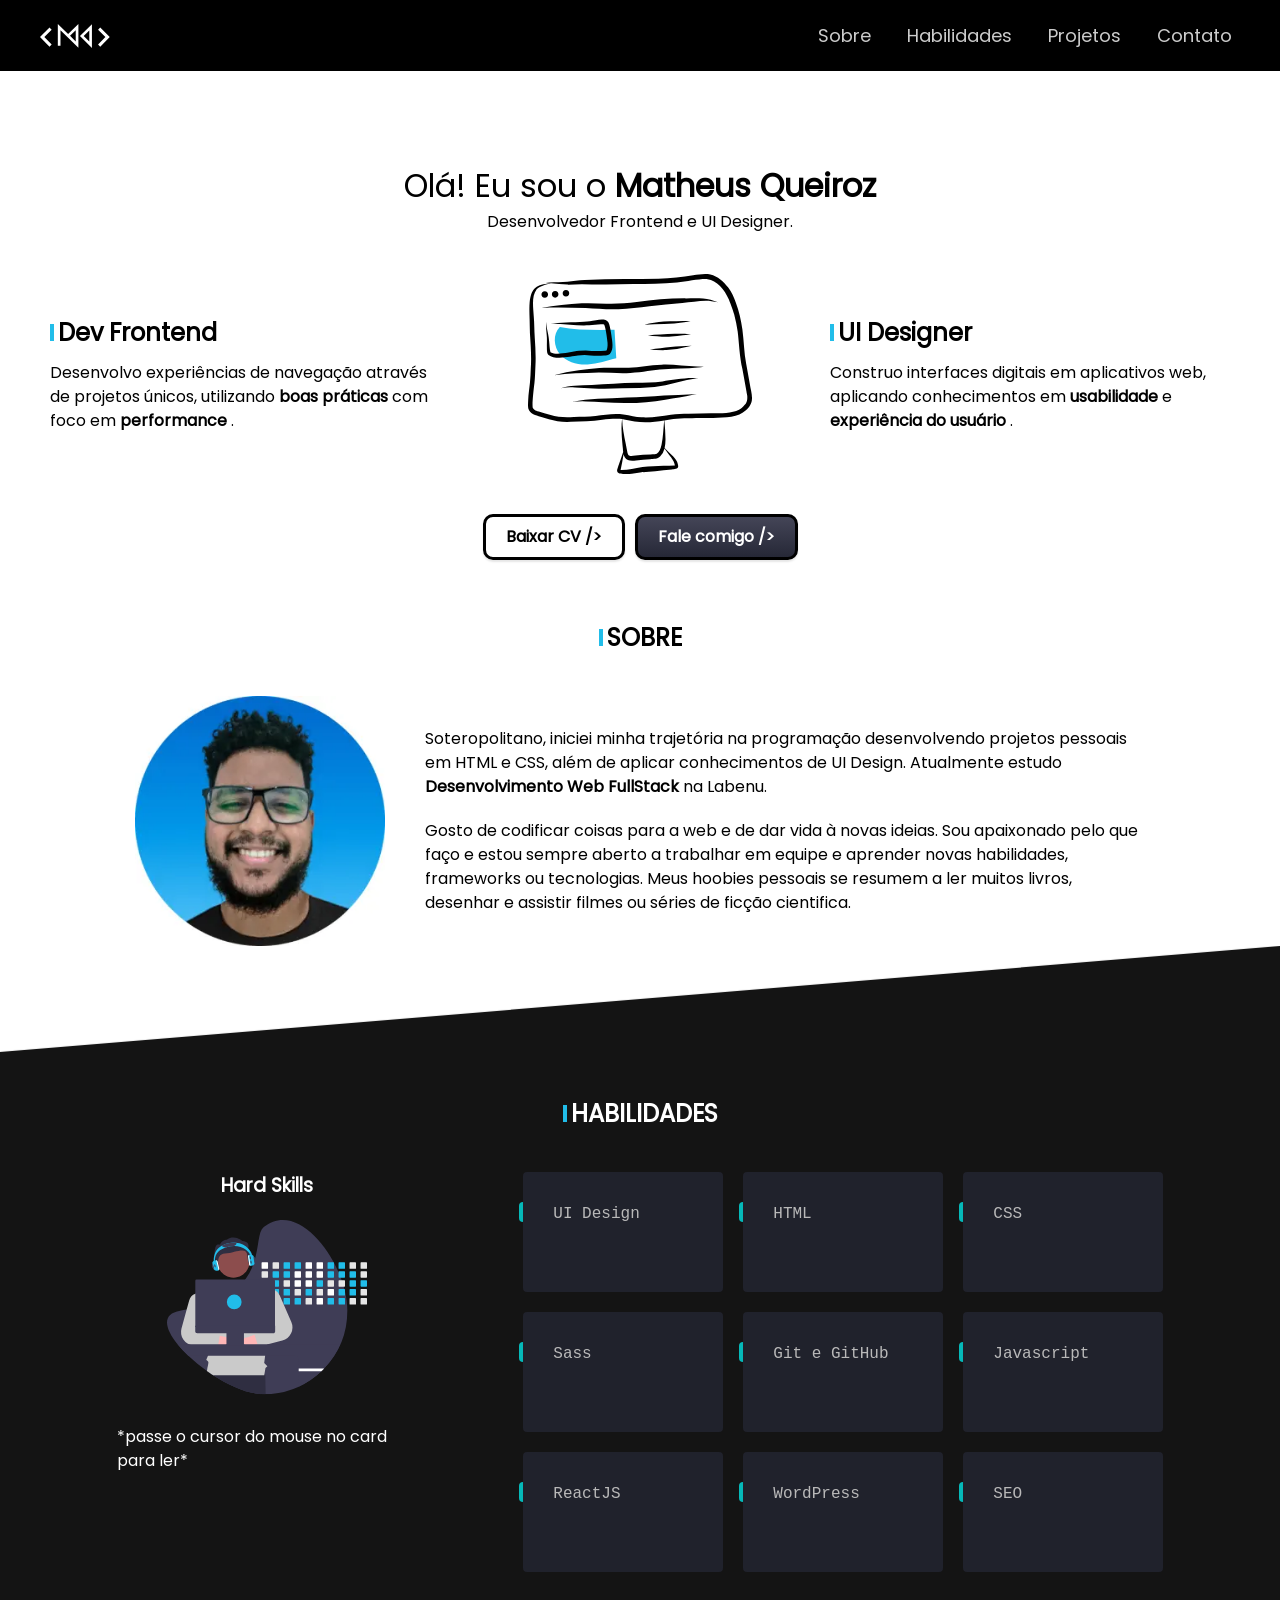
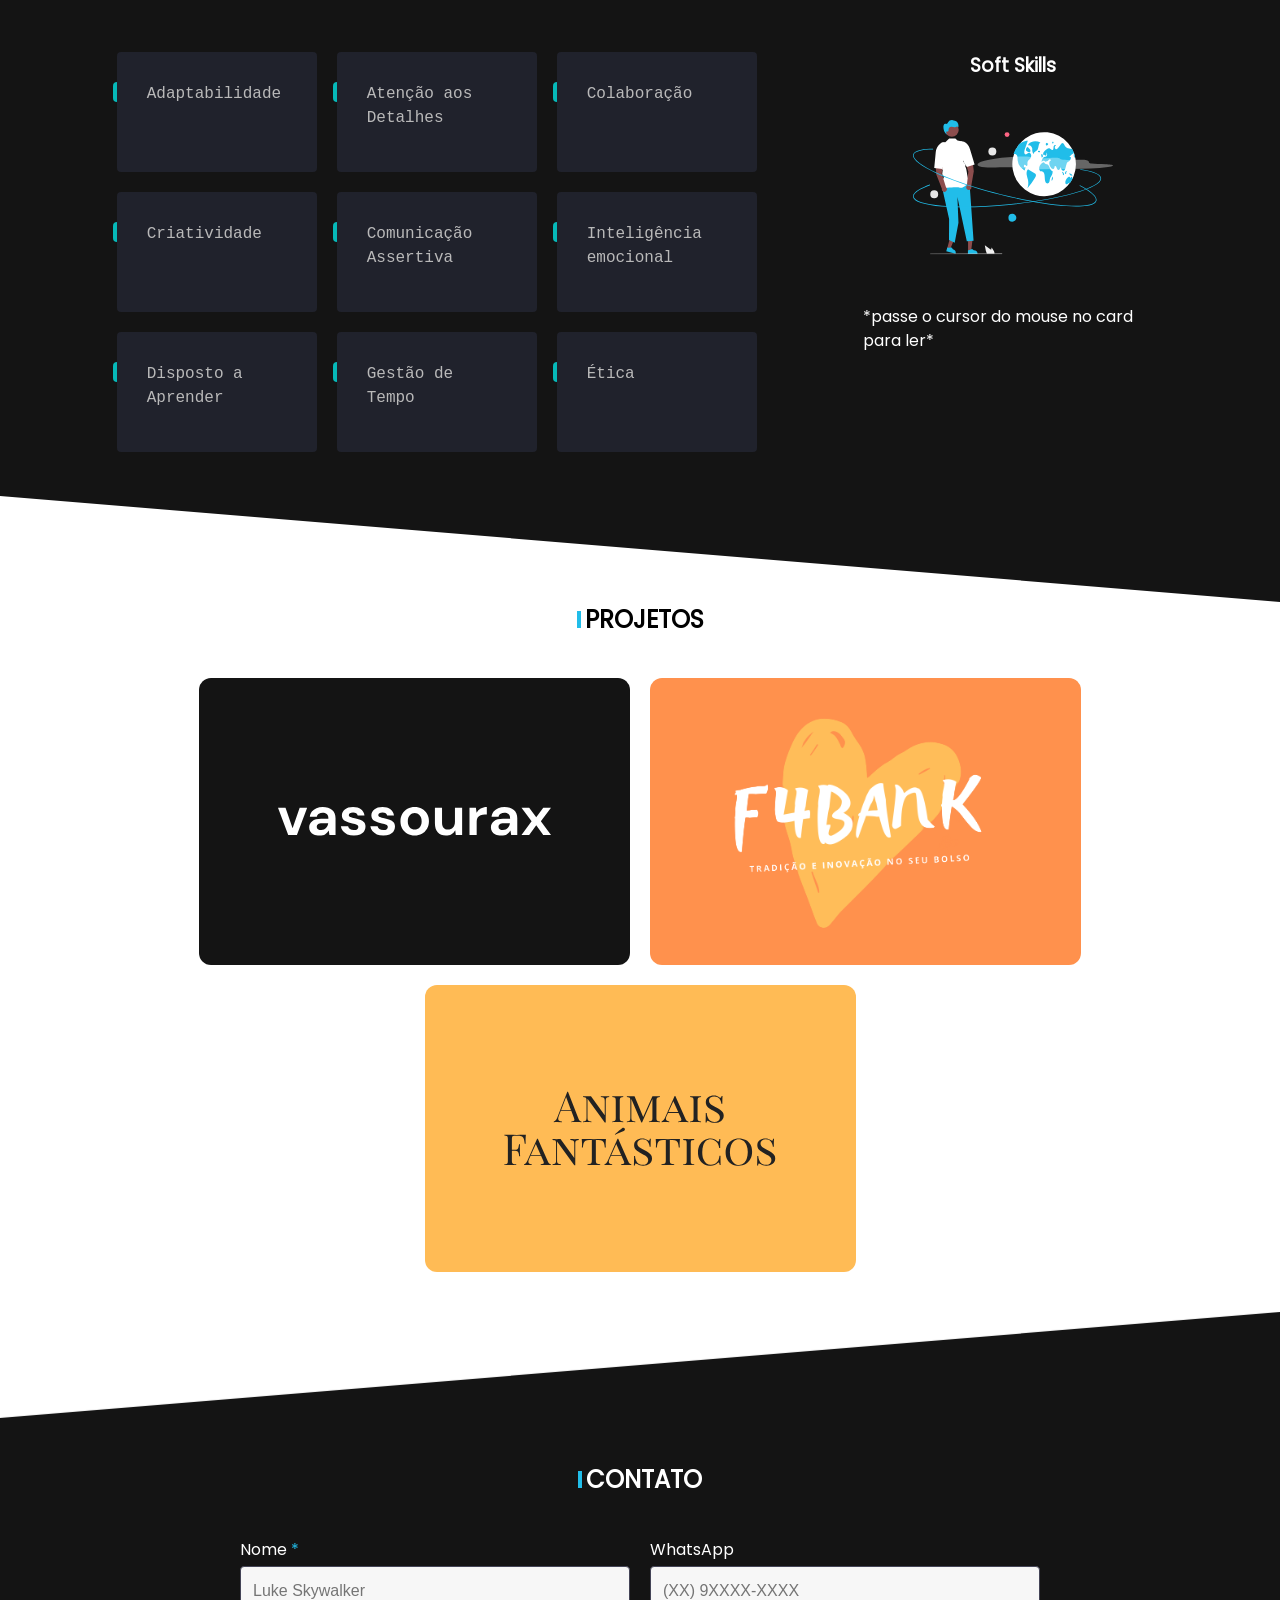
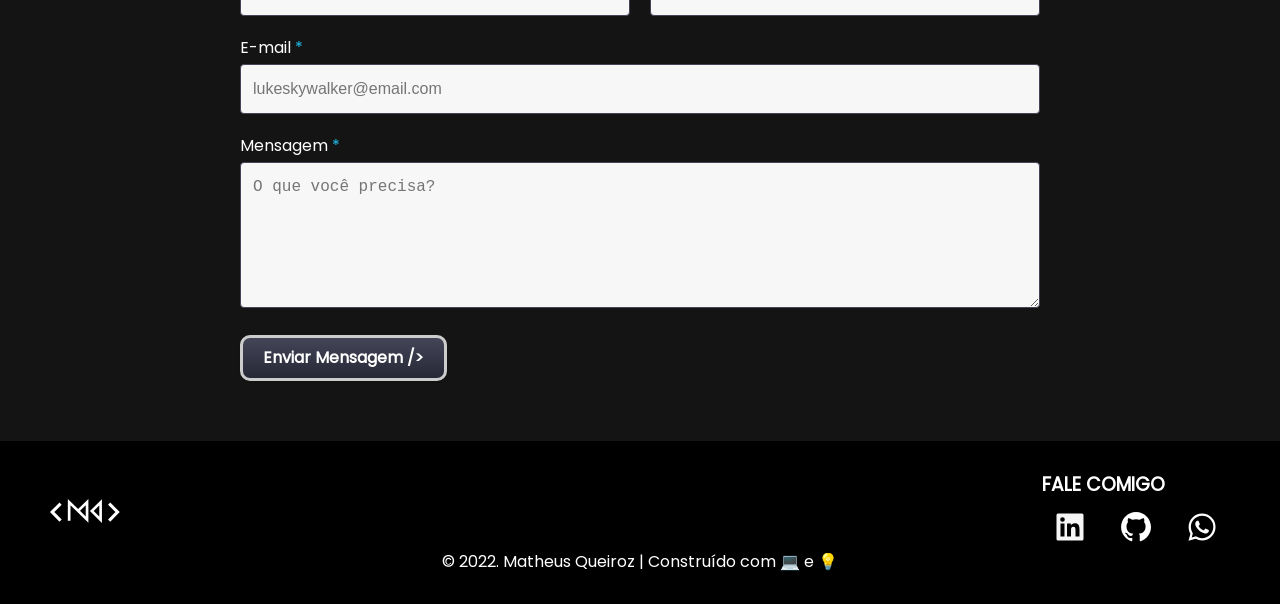
<file: index.html>
<!DOCTYPE html>
<html lang="pt-BR">

<head>
    <meta charset="UTF-8">
    <meta http-equiv="X-UA-Compatible" content="IE=edge">
    <meta name="viewport" content="width=device-width, initial-scale=1.0">
    <title>Matheus Queiroz | Desenvolvedor Front-End</title>
    <meta name="description" content="Desenvolvo experiências através da programação, criando interfaces poderosas, acessíveis e com foco em responsividade e otimização para SEO." />
    <meta name="author" content="Matheus Queiroz" />
    <meta name="twitter:title" content="Matheus Queiroz | Desenvolvedor Front-End" />
    <meta name="twitter:description" content="Desenvolvo experiências através da programação, criando interfaces poderosas, acessíveis e com foco em responsividade e otimização para SEO." />
    <meta name="twitter:site" content="@omatheusqds" />
    <meta name="twitter:creator" content="@omatheusqds" />
    <meta property="twitter:image" content="https://user-images.githubusercontent.com/70871620/184543973-c7e71023-8254-47df-9ac2-0e2c3f99627c.png" />
    <meta property="twitter:image:width" content="1200" />
    <meta property="twitter:image:height" content="630" />
    <meta name="og:title" content="Matheus Queiroz | Desenvolvedor Front-End" />
    <meta name="og:description" content="Desenvolvo experiências através da programação, criando interfaces poderosas, acessíveis e com foco em responsividade e otimização para SEO." />
    <meta property="og:url" content="https://matheusqueirozds.dev/" />
    <meta property="og:site_name" content="Matheus Queiroz | Desenvolvedor Front-End" />
    <meta property="og:image" content="https://user-images.githubusercontent.com/70871620/184543973-c7e71023-8254-47df-9ac2-0e2c3f99627c.png" />
    <meta property="og:image:width" content="1200" />
    <meta property="og:image:height" content="630" />
    <meta name="copyright" content="© 2022 matheusqueirozds.dev">
    <meta name="keywords" content="desenvolver front-end, programador, desenvolvedor web, portfólio, criação de sites profissionais, criação de sites acessíveis, criar site com acessibilidade, criação de sites preço, criação de sites baratos, criação de sites para empresas, a melhor empresa de criação de sites, construir um site, criação de sites do zero, criação de sites desenvolvimento web, hospedagem e criação de sites, criação e manutenção de sites, criação e desenvolvimento de sites, criação e edição de sites, design e criação de site, criação de sites como fazer, fazer site html, programa para criação de sites html, criação de sites google, criação de site html, criação site hotel, como desenvolver um site profissional, crie um site, como desenvolver um site, como desenvolver um site gratuito, criação de sites institucionais, criação de site responsivo, criação de sistema web, desenvolver um site, criador de sites profissional, com criar um site, como funciona para criar um site, como fazer um site com html, como criar um site .org, criação de sites melhor preço, criação de sites médicos, criação de sites mobile first, montar um site profissional, montar um site, criação de site no google, criação de sites online, criação de sites orçamento, criação de sites para pequenas empresas, criação de sites para médicos, software para criação de sites, ferramentas para criação de sites, questionário para criação de sites, criação de sites quanto custa, criação de sites responsivos">
    <meta name="theme-color" content="#141414">
    <meta name="rating" content="general">
    <meta name="robots" content="index, follow">
    <link rel="shortcut icon" href="/assets/img/favicon.svg" type="image/svg+xml">
    <link rel="apple-touch-icon" href="/assets/img/favicon.svg">
    <link rel="canonical" href="https://matheusqueirozds.dev/index.html">
    <link rel="manifest" href="/manifest.json">
    <link rel="preload" as="script" href="/assets/js/script.js">
    <link rel="preload" as="script" href="/assets/js/formulario.js">
    <script>document.documentElement.className += ' js'</script>
    <link rel="preload" href="/assets/css/style.min.css" as="style">
    <link rel="stylesheet" href="/assets/css/style.min.css">

    <!-- Google tag (gtag.js) -->
    <script async src="https://www.googletagmanager.com/gtag/js?id=G-H115PGJ3DM"></script>
    <script>
        window.dataLayer = window.dataLayer || [];
        function gtag() { dataLayer.push(arguments); }
        gtag('js', new Date());

        gtag('config', 'G-H115PGJ3DM');
    </script>
</head>

<body class="font-1-16">
    <header class="header-bg color-4">
        <div class="header"><a href="/index.html"><img src="/assets/img/logo.svg" alt="Logomarca do site na cor branca, representada por símbolos que remetem à programação" width="70" height="25"></a>
            <nav class="js-menu" id="nav"><button id="btn-mobile" aria-label="Abrir Menu" aria-haspopup="true" aria-controls="menu" aria-expanded="false"><span id="hamburger"></span> </button>
                <ul class="menu font-1-18">
                    <li><a href="#sobre">Sobre</a></li>
                    <li><a href="#habilidades">Habilidades</a></li>
                    <li><a href="#projetos">Projetos</a></li>
                    <li><a href="#contato">Contato</a></li>
                </ul>
            </nav>
        </div>
    </header>
    <main class="introducao-bg">
        <div class="introducao container">
            <div class="introducao-titulo">
                <h1>Olá! Eu sou o <span class="destaque">Matheus Queiroz</span> </h1>
                <p>Desenvolvedor Frontend e UI Designer.</p>
            </div>
            <div class="introducao-informacoes">
                <div class="introducao-conteudo">
                    <h2 class="font-1-24b">Dev Frontend</h2>
                    <p>Desenvolvo experiências de navegação através de projetos únicos, utilizando <span class="destaque">boas práticas</span> com foco em <span class="destaque">performance</span> .</p>
                </div>
                <picture class="introducao-imagem"><img src="/assets/img/computer.svg" alt="desenho de uma tela de um computador, com conteúdo fictício" width="224" height="200"></picture>
                <div class="introducao-conteudo">
                    <h2 class="font-1-24b">UI Designer</h2>
                    <p>Construo interfaces digitais em aplicativos web, aplicando conhecimentos em <span class="destaque">usabilidade</span> e <span class="destaque">experiência do usuário</span> .</p>
                </div>
            </div>
            <div class="introducao-botoes"><a href="/assets/pdf/curriculo-matheusqueirozds.pdf" class="botao" download="curriculo-matheusqueirozds.pdf" type="application/pdf">Baixar CV /></a><a href="#contato" class="botao secundario">Fale comigo /></a></div>
        </div>
    </main>
    <section class="sobre-bg" id="sobre">
        <div class="sobre container">
            <h2>Sobre</h2>
            <div class="sobre-content">
                <picture><img src="/assets/img/perfil.webp" alt="Foto com Matheus Queiroz, criador deste portfólio. Ele é um homem preto; tem cabelo, barba e olhos negros; está sorrindo e usa óculos de grau." width="250" height="250"></picture>
                <div class="sobre-texto">
                    <p>Soteropolitano, iniciei minha trajetória na programação desenvolvendo projetos pessoais em HTML e CSS, além de aplicar conhecimentos de UI Design. Atualmente estudo <span class="destaque">Desenvolvimento Web FullStack</span> na Labenu.</p>
                    <p>Gosto de codificar coisas para a web e de dar vida à novas ideias. Sou apaixonado pelo que faço e estou sempre aberto a trabalhar em equipe e aprender novas habilidades, frameworks ou tecnologias. Meus hoobies pessoais se resumem a ler muitos livros, desenhar e assistir filmes ou séries de ficção cientifica.</p>
                </div>
            </div>
        </div>
    </section>
    <section class="habilidades-bg color-1" id="habilidades">
        <div class="habilidades container">
            <h2>Habilidades</h2>
            <div class="hard skill">
                <div>
                    <h3 class="skill-titulo">Hard Skills</h3><img src="/assets/img/hard-skill.svg" alt="Representação em desenho de um homem preto usando o computador e um fone de ouvido, modelo headset azul. A ideia dessa imagem é representar as habilidades técnicas de uma pessoa." width="200" height="175">
                    <div class="descriptions-list js-tabcontent">
                        <p><span class="destaque">UI design</span> é o processo de construção de interfaces com foco no usuário, aplicando conhecimentos sobre cores, tipografia, prototipagem, figma, etc.</p>
                        <p><span class="destaque">HTML</span> é uma linguagem baseada em marcação, onde marcamos os elementos para definir quais informações a página vai exibir.</p>
                        <p><span class="destaque">CSS</span> é uma linguagem de folha de estilo composta por “camadas”, criado com o propósito de estilizar as páginas HTML.</p>
                        <p><span class="destaque">Sass</span> é um pré-processador CSS. É uma simples linguagem de script usada em arquivos Sass.</p>
                        <p>O <span class="destaque">Git</span> é um sistema de controle de versão que permite a criação e edição de arquivos. Já o <span class="destaque">GitHub</span> é uma plataforma que armazena e/ou compartilha esses arquivos com a comunidade dev.</p>
                        <p><span class="destaque">JavaScript</span> é uma linguagem de programação interpretada estruturada, de script em alto nível com tipagem dinâmica fraca e multiparadigma.</p>
                        <p><span class="destaque">React</span> é uma biblioteca JavaScript, desenvolvida pelo Facebook, para construção de interfaces de usuário de forma mais eficiente e componentizada.</p>
                        <p>O <span class="destaque">WordPress</span> é um CMS que permite pegar qualquer site em HTML e torná-lo totalmente gerenciável, facilitando a vida dos clientes.</p>
                        <p><span class="destaque">SEO</span> é o conjunto de estratégias com o objetivo de potencializar e melhorar o posicionamento de um site nas páginas de resultados orgânicos.</p>
                        <p>*passe o cursor do mouse no card para ler*</p>
                    </div>
                </div>
                <ul class="skills-list js-tabmenu">
                    <li>UI Design</li>
                    <li>HTML</li>
                    <li>CSS</li>
                    <li>Sass</li>
                    <li>Git e GitHub</li>
                    <li>Javascript</li>
                    <li>ReactJS</li>
                    <li>WordPress</li>
                    <li>SEO</li>
                </ul>
            </div>
            <div class="soft skill">
                <div>
                    <h3 class="skill-titulo">Soft Skills</h3><img src="/assets/img/soft-skill.svg" alt="Representação em desenho de um homem preto no universo, olhando para o planeta Terra. A ideia dessa imagem é representar as habilidades comportamentais de uma pessoa." width="200" height="175">
                    <div class="descriptions-list js-tabcontent">
                        <p><span class="destaque">Adaptabilidade</span> é a capacidade de lidar bem com situações novas ou cenários adversos, unindo a flexibilidade, coragem e a resiliência.</p>
                        <p><span class="destaque">Atenção aos Detalhes</span> é uma habilidade que permite concluir tarefas de trabalho com qualidade, precisão e consistência.</p>
                        <p><span class="destaque">Colaboração</span> é a capacidade de resolver coletivamente um problema ou fazer progresso em direção a um objetivo comum, sabendo lidar com as diferenças.</p>
                        <p><span class="destaque">Criatividade</span> é a habilidade de "pensar fora da caixinha", fazendo conexões entre assuntos aparentemente não relacionados e gerando soluções. </p>
                        <p><span class="destaque">Comunicação Assertiva</span> é a habilidade de saber se comunicar bem e ouvir atentamente o outro, sabendo contextualizar o que é transmitido.</p>
                        <p><span class="destaque">Inteligência emocional</span> é a capacidade de reconhecer e avaliar os sentimentos, tendo disposição e equilíbrio para lidar da melhor forma com eles.</p>
                        <p><span class="destaque">Disposto a Aprender</span> é ter a iniciativa em melhorar as habilidades atuais e aceitar novos desafios que possam acrescentar qualidade ao trabalho.</p>
                        <p><span class="destaque">Gestão de Tempo</span> é a habilidade de ajustar e organizar as diferentes atividades da rotina, sem comprometer diretamente a eficiência.</p>
                        <p><span class="destaque">Ética</span> é a capacidade de se comprometer consigo mesmo e com a empresa, sendo pontual, tendo compromisso com a verdade e pensando no coletivo.</p>
                        <p>*passe o cursor do mouse no card para ler*</p>
                    </div>
                </div>
                <ul class="skills-list js-tabmenu">
                    <li>Adaptabilidade</li>
                    <li>Atenção aos Detalhes</li>
                    <li>Colaboração</li>
                    <li>Criatividade</li>
                    <li>Comunicação Assertiva</li>
                    <li>Inteligência emocional</li>
                    <li>Disposto a Aprender</li>
                    <li>Gestão de Tempo</li>
                    <li>Ética</li>
                </ul>
            </div>
        </div>
    </section>
    <section class="projetos-bg" id="projetos">
        <div class="container">
            <h2>Projetos</h2>
            <div class="projetos font-1-18 color-1">
                <div class="projeto-card">
                    <figure><img src="/assets/img/vassourax-logo.svg" alt="Logotipo do site Vassourax" width="50" height="50">
                        <figcaption>
                            <div class="projeto-card-texto">
                                <p>E-commerce baseado no universo de Harry Potter.</p>
                                <p>UI Design · HTML · CSS · JavaScript</p>
                            </div><a href="https://vassourax.vercel.app/" target="_blank" rel="noopener noreferrer" class="botao secundario">Visualizar projeto</a>
                        </figcaption>
                    </figure>
                </div>
                <div class="projeto-card">
                    <figure><img src="/assets/img/banco-logo.svg" alt="Logomarca do site F4Bank" width="50" height="50">
                        <figcaption>
                            <div class="projeto-card-texto">
                                <p>Landing Page de um banco digital.</p>
                                <p>UI Design · HTML · CSS</p>
                            </div><a href="https://futurebank.vercel.app" target="_blank" rel="noopener noreferrer" class="botao secundario">Visualizar projeto</a>
                        </figcaption>
                    </figure>
                </div>
                <div class="projeto-card">
                    <figure><img src="/assets/img/af-logo.svg" alt="Logotipo do site Animais Fantásticos" width="50" height="50">
                        <figcaption>
                            <div class="projeto-card-texto">
                                <p>Página com informações sobre animais.</p>
                                <p>UI Design · HTML · CSS</p>
                            </div><a href="https://animais-fantasticos-sigma.vercel.app" target="_blank" rel="noopener noreferrer" class="botao secundario">Visualizar projeto</a>
                        </figcaption>
                    </figure>
                </div>
            </div>
        </div>
    </section>
    <section class="contato-bg color-1 " id="contato">
        <div class="contato container">
            <h2>Contato</h2>
            <form class="form contato-form" action="enviar.php" method="post">
                <div><label for="nome">Nome <span class="obrigatorio">*</span></label><input type="text" name="nome" id="nome" placeholder="Luke Skywalker" required></div>
                <div><label for="whatsapp">WhatsApp</label><input type="tel" name="whatsapp" id="whatsapp" placeholder="(XX) 9XXXX-XXXX"></div>
                <div class="col-2"><label for="email">E-mail <span class="obrigatorio">*</span></label><input type="email" name="email" id="email" placeholder="lukeskywalker@email.com" required></div>
                <div class="col-2"><label for="mensagem">Mensagem <span class="obrigatorio">*</span></label><textarea name="mensagem" id="mensagem" rows="5" placeholder="O que você precisa?" required></textarea></div><button class="botao terciario col-2">Enviar Mensagem /></button>
            </form>
            <div class="js-contato-mensagem">
                <div class="mensagem-enviada">
                    <p>Mensagem enviada! 🎉</p>
                    <p>Em breve entraremos em contato. Geralmente respondemos em 24 horas.</p><button class="botao terciario">Voltar</button>
                </div>
                <div class="mensagem-erro">
                    <p>Erro no envio. 😭</p>
                    <p>Você pode falar diretamente comigo através do e-mail em: <span class="destaque">contato@matheusqueirozds.dev</span> </p><button class="botao terciario">Voltar</button>
                </div>
                </dic>
            </div>
    </section>
    <footer class="footer-bg color-1">
        <div class="footer container">
            <div class="footer-content"><a href="/index.html"><img src="/assets/img/logo.svg" alt="Logomarca do site na cor branca, representada por símbolos que remetem à programação" width="70" height="25"></a>
                <div class="footer-social">
                    <h3>Fale Comigo</h3>
                    <ul>
                        <li><a href="https://linkedin.com/in/matheusqueirozds" target="_blank" rel="noopener noreferrer"><img class="rede-social" src="/assets/img/linkedin.svg" alt="LinkedIn" width="36" height="36"></a></li>
                        <li><a href="https://github.com/matheusqueirozds" target="_blank" rel="noopener noreferrer"><img class="rede-social" src="/assets/img/github.svg" alt="GitHub" width="36" height="36"></a></li>
                        <li><a href="https://wa.me/5571981031081" target="_blank" rel="noopener noreferrer"><img class="rede-social" src="/assets/img/whatsapp.svg" alt="WhatsApp" width="36" height="36"></a></li>
                    </ul>
                </div>
            </div>
            <p class="copy">© 2022. Matheus Queiroz | Construído com 💻 e 💡</p>
        </div>
    </footer>
    <script src="/assets/js/script.js"></script>
    <script src="/assets/js/formulario.js"></script>
</body>

</html>
</file>
<file: assets/css/style.min.css>
.color-1{color:#fff}.color-2{color:#def7ff}.color-3{color:#e9e9e9}.color-4{color:#ccc}.color-5{color:#21bde9}.color-6{color:#444557}.color-7{color:#262837}.color-8{color:#141414}.color-9{color:#000}@font-face{font-family:"Poppins";src:url(/assets/fonts/Poppins/Poppins-Regular.ttf),url(/assets/fonts/Poppins/Poppins-Medium.ttf),url(/assets/fonts/Poppins/Poppins-SemiBold.ttf);font-style:normal;font-display:swap}.font-1-14{font-weight:400;font-size:.875rem;line-height:1.3}.font-1-16{font-weight:400;font-size:1rem;line-height:1.5}.font-1-18,.font-1-18b{font-weight:400;font-size:1.125rem;line-height:1.3}.font-1-18b{font-weight:600}.font-1-24{font-weight:400;font-size:1.5rem;line-height:1.5}.font-1-24b{font-weight:700}.font-1-32{font-weight:600;font-size:2rem;line-height:1.2}.font-1-64{font-weight:600;font-size:4rem;line-height:1.125}@media(max-width: 1200px){.font-1-64{font-size:3rem}}@media(max-width: 800px){.font-1-64{font-size:2rem}.font-1-32{font-size:1.5rem}}:root{--padding1: 1.875rem;--padding2: 3.75rem;--padding3: 7.5rem;--padding4: 10rem}@media only screen and (max-width: 800px){:root{--padding1: 0.938rem;--padding2: 1.875rem;--padding3: 3.75rem;--padding4: 5rem}}*{margin:0;padding:0;-webkit-box-sizing:border-box;-moz-box-sizing:border-box;box-sizing:border-box}body{font-family:"Poppins",sans-serif}img{display:block}a{display:block;color:inherit;text-decoration:none}ul{list-style:none}h1{font-weight:normal}::-webkit-scrollbar{height:.5rem;width:.5rem}::-webkit-scrollbar-thumb{background:#21bde9;border-radius:.25rem}::-webkit-scrollbar-track{background:#141414}.color-1{color:#fff}.color-2{color:#def7ff}.color-3{color:#e9e9e9}.color-4{color:#ccc}.color-5{color:#21bde9}.color-6{color:#444557}.color-7{color:#262837}.color-8{color:#141414}.color-9{color:#000}.header-bg{background:#000;padding:1rem;position:fixed;width:100%;z-index:99;top:0}.header-bg .header{display:-webkit-box;display:-moz-box;display:-ms-flexbox;display:flex;-webkit-box-align:center;-moz-box-align:center;-ms-flex-align:center;align-items:center;-ms-flex-wrap:wrap;flex-wrap:wrap;-webkit-box-pack:justify;-moz-box-pack:justify;-ms-flex-pack:justify;justify-content:space-between;gap:1.25rem;max-width:75rem;margin:0 auto}.menu{display:-webkit-box;display:-moz-box;display:-ms-flexbox;display:flex;-webkit-box-align:center;-moz-box-align:center;-ms-flex-align:center;align-items:center;-ms-flex-wrap:wrap;flex-wrap:wrap;gap:1.25rem}.menu a{padding:.5rem;-webkit-transition:.3s;transition:.3s}.menu a:hover{color:#e9e9e9;background:#262837}.js .menu a.ativo{color:#fff;background:#262837}@media only screen and (max-width: 600px){.js .menu{display:block;position:absolute;width:100%;top:4rem;right:0;background:#000;z-index:1000;height:0;-webkit-transition:.6s;transition:.6s;visibility:hidden;overflow-y:hidden}.js .menu a{padding:1rem 0;margin:0 .5rem;border-bottom:.125rem solid rgba(68,69,87,.5)}}#btn-mobile{display:none}@media only screen and (max-width: 600px){.js #btn-mobile{display:-webkit-box;display:-moz-box;display:-ms-flexbox;display:flex;gap:.5rem;padding:.5rem 1rem;border:none;background:none;cursor:pointer}.js #hamburger{display:block;border-top:.125rem solid;width:1.25rem;color:#fff}.js #hamburger::after,.js #hamburger::before{display:block;content:"";width:1.25rem;height:.125rem;background:currentColor;margin-top:.313rem;-webkit-transition:.3s;transition:.3s;position:relative}.js #nav.ativo .menu{height:100vh;visibility:visible;overflow-y:auto;-webkit-backdrop-filter:blur(13.5px);backdrop-filter:blur(13.5px);background-color:rgba(0,0,0,.9)}.js #nav.ativo #hamburger{border-top-color:rgba(0,0,0,0)}.js #nav.ativo #hamburger::before{-webkit-transform:rotate(135deg);transform:rotate(135deg)}.js #nav.ativo #hamburger::after{-webkit-transform:rotate(-135deg);transform:rotate(-135deg);top:-0.438rem}}.footer-bg{background:#000;padding:var(--padding1)}.footer-content{display:-webkit-box;display:-moz-box;display:-ms-flexbox;display:flex;-webkit-box-align:center;-moz-box-align:center;-ms-flex-align:center;align-items:center;-webkit-box-pack:justify;-moz-box-pack:justify;-ms-flex-pack:justify;justify-content:space-between}@media only screen and (max-width: 600px){.footer-content a{margin-bottom:1.25rem}}@media only screen and (max-width: 600px){.footer-content{-webkit-box-orient:vertical;-webkit-box-direction:normal;-moz-box-orient:vertical;-moz-box-direction:normal;-ms-flex-direction:column;flex-direction:column;-webkit-box-pack:center;-moz-box-pack:center;-ms-flex-pack:center;justify-content:center;margin-bottom:1.25rem}}@media only screen and (max-width: 600px){.footer-social{text-align:center}}.footer-social h3{margin-bottom:.313rem;text-transform:uppercase}.footer-social ul{display:-webkit-box;display:-moz-box;display:-ms-flexbox;display:flex;gap:.625rem}.footer-social a{padding:.313rem .625rem}.footer-social a .rede-social{width:2.25rem;height:2.25rem}.footer .copy{text-align:center}@font-face{font-family:"Poppins";src:url(/assets/fonts/Poppins/Poppins-Regular.ttf),url(/assets/fonts/Poppins/Poppins-Medium.ttf),url(/assets/fonts/Poppins/Poppins-SemiBold.ttf);font-style:normal;font-display:swap}.font-1-14{font-weight:400;font-size:.875rem;line-height:1.3}.font-1-16{font-weight:400;font-size:1rem;line-height:1.5}.font-1-18,.font-1-18b{font-weight:400;font-size:1.125rem;line-height:1.3}.font-1-18b{font-weight:600}.font-1-24{font-weight:400;font-size:1.5rem;line-height:1.5}.font-1-24b{font-weight:700}.font-1-32{font-weight:600;font-size:2rem;line-height:1.2}.font-1-64{font-weight:600;font-size:4rem;line-height:1.125}@media(max-width: 1200px){.font-1-64{font-size:3rem}}@media(max-width: 800px){.font-1-64{font-size:2rem}.font-1-32{font-size:1.5rem}}.container{max-width:75rem;margin:0 auto;padding-left:.625rem;padding-right:.625rem}.container h2{text-align:center;text-transform:uppercase;margin-bottom:2.5rem}@media only screen and (max-width: 1000px){.container h2{margin-bottom:1.875rem}}@media only screen and (max-width: 700px){.container h2{margin-bottom:1.25rem}}@media only screen and (max-width: 600px){.container h2{text-align:left}}.container h2::before{display:inline-block;content:"";height:1.063rem;width:.25rem;background:#21bde9;margin-right:.25rem}.botao{display:inline-block;background:none;color:#000;padding:.75rem 1.25rem;border-radius:.625rem;border:.188rem solid #000;font:600 1rem/1 "Poppins",sans-serif;-webkit-box-shadow:0 .125rem .125rem rgba(0,0,0,.1);box-shadow:0 .125rem .125rem rgba(0,0,0,.1);max-width:-webkit-max-content;max-width:-moz-max-content;max-width:max-content;cursor:pointer}@media only screen and (max-width: 600px){.botao{padding:.75rem 1rem}}.botao:hover{background:-webkit-gradient(linear, left top, left bottom, from(#444557), to(#262837));background:linear-gradient(#444557, #262837);color:#fff;opacity:.9}.botao.secundario{background:-webkit-gradient(linear, left top, left bottom, from(#444557), to(#262837));background:linear-gradient(#444557, #262837);color:#fff;opacity:1}.botao.secundario:hover{opacity:.9}.botao.terciario{border-color:#ccc;background:-webkit-gradient(linear, left top, left bottom, from(#444557), to(#262837));background:linear-gradient(#444557, #262837);color:#fff;opacity:1}.botao.terciario:hover{opacity:.9}span.destaque{font-weight:bold}.color-1{color:#fff}.color-2{color:#def7ff}.color-3{color:#e9e9e9}.color-4{color:#ccc}.color-5{color:#21bde9}.color-6{color:#444557}.color-7{color:#262837}.color-8{color:#141414}.color-9{color:#000}@font-face{font-family:"Poppins";src:url(/assets/fonts/Poppins/Poppins-Regular.ttf),url(/assets/fonts/Poppins/Poppins-Medium.ttf),url(/assets/fonts/Poppins/Poppins-SemiBold.ttf);font-style:normal;font-display:swap}.font-1-14{font-weight:400;font-size:.875rem;line-height:1.3}.font-1-16{font-weight:400;font-size:1rem;line-height:1.5}.font-1-18,.font-1-18b{font-weight:400;font-size:1.125rem;line-height:1.3}.font-1-18b{font-weight:600}.font-1-24{font-weight:400;font-size:1.5rem;line-height:1.5}.font-1-24b{font-weight:700}.font-1-32{font-weight:600;font-size:2rem;line-height:1.2}.font-1-64{font-weight:600;font-size:4rem;line-height:1.125}@media(max-width: 1200px){.font-1-64{font-size:3rem}}@media(max-width: 800px){.font-1-64{font-size:2rem}.font-1-32{font-size:1.5rem}}.form{display:grid;grid-template-columns:1fr 1fr;-webkit-box-align:center;-moz-box-align:center;-ms-flex-align:center;align-items:center;gap:1.25rem;max-width:50rem;margin:0 auto;position:relative}@media only screen and (max-width: 600px){.form{grid-template-columns:1fr}}.form label{display:block;margin-bottom:.25rem}.form::-webkit-input-placeholder{color:#9c9c9c}.form::-moz-placeholder{color:#9c9c9c}.form:-ms-input-placeholder{color:#9c9c9c}.form::-ms-input-placeholder{color:#9c9c9c}.form::placeholder{color:#9c9c9c}.form .col-2{grid-column:1/-1}@media only screen and (max-width: 600px){.form .col-2{grid-column:1}}.form input[type=text],.form input[type=tel],.form input[type=email],.form textarea{background:#f7f7f7;-webkit-transition:.2s;transition:.2s;font-weight:400;font-size:1rem;line-height:1.5;border:.063rem solid #444557;padding:.75rem;border-radius:.25rem;width:100%}.form input[type=text]:focus,.form input[type=text]:hover,.form input[type=tel]:focus,.form input[type=tel]:hover,.form input[type=email]:focus,.form input[type=email]:hover,.form textarea:focus,.form textarea:hover{outline:none;border-color:#def7ff;background:#fff;-webkit-box-shadow:0 0 0 .125rem #21bde9;box-shadow:0 0 0 .125rem #21bde9}.form .obrigatorio{color:#21bde9}.js .form.inativo{display:none}@font-face{font-family:"Poppins";src:url(/assets/fonts/Poppins/Poppins-Regular.ttf),url(/assets/fonts/Poppins/Poppins-Medium.ttf),url(/assets/fonts/Poppins/Poppins-SemiBold.ttf);font-style:normal;font-display:swap}.font-1-14{font-weight:400;font-size:.875rem;line-height:1.3}.font-1-16{font-weight:400;font-size:1rem;line-height:1.5}.font-1-18,.font-1-18b{font-weight:400;font-size:1.125rem;line-height:1.3}.font-1-18b{font-weight:600}.font-1-24{font-weight:400;font-size:1.5rem;line-height:1.5}.font-1-24b{font-weight:700}.font-1-32{font-weight:600;font-size:2rem;line-height:1.2}.font-1-64{font-weight:600;font-size:4rem;line-height:1.125}@media(max-width: 1200px){.font-1-64{font-size:3rem}}@media(max-width: 800px){.font-1-64{font-size:2rem}.font-1-32{font-size:1.5rem}}.introducao{padding-top:10.125rem}@media only screen and (max-width: 800px){.introducao{padding-top:9.5rem}}@media only screen and (max-width: 600px){.introducao{padding-top:6.5rem}}.introducao-titulo{text-align:center;margin-bottom:2.5rem}@media only screen and (max-width: 800px){.introducao-titulo{text-align:left;margin-bottom:1.875rem}}.introducao-informacoes{display:-webkit-box;display:-moz-box;display:-ms-flexbox;display:flex;-webkit-box-align:center;-moz-box-align:center;-ms-flex-align:center;align-items:center;-webkit-box-pack:justify;-moz-box-pack:justify;-ms-flex-pack:justify;justify-content:space-between;gap:2.5rem;margin-bottom:2.5rem}@media only screen and (max-width: 800px){.introducao-informacoes{-webkit-box-orient:vertical;-webkit-box-direction:normal;-moz-box-orient:vertical;-moz-box-direction:normal;-ms-flex-direction:column;flex-direction:column;gap:.938rem;margin-bottom:1.875rem}}@media only screen and (max-width: 800px){.introducao-imagem{display:none}}.introducao-imagem img{max-width:none}.introducao-conteudo h2{text-align:left;margin-bottom:.625rem;text-transform:capitalize}.introducao-conteudo p{max-width:25rem}@media only screen and (max-width: 800px){.introducao-conteudo p{max-width:-webkit-max-content;max-width:-moz-max-content;max-width:max-content}}.introducao-botoes{display:-webkit-box;display:-moz-box;display:-ms-flexbox;display:flex;-webkit-box-align:center;-moz-box-align:center;-ms-flex-align:center;align-items:center;-webkit-box-pack:center;-moz-box-pack:center;-ms-flex-pack:center;justify-content:center;-ms-flex-wrap:wrap;flex-wrap:wrap;gap:.625rem}.sobre-bg{padding-top:var(--padding2);padding-bottom:var(--padding3)}.sobre-content{display:-webkit-box;display:-moz-box;display:-ms-flexbox;display:flex;-webkit-box-align:center;-moz-box-align:center;-ms-flex-align:center;align-items:center;-webkit-box-pack:center;-moz-box-pack:center;-ms-flex-pack:center;justify-content:center;gap:2.5rem}@media only screen and (max-width: 800px){.sobre-content{-webkit-box-orient:vertical;-webkit-box-direction:normal;-moz-box-orient:vertical;-moz-box-direction:normal;-ms-flex-direction:column;flex-direction:column;gap:1.25rem}}@media only screen and (max-width: 600px){.sobre-content{-webkit-box-orient:vertical;-webkit-box-direction:normal;-moz-box-orient:vertical;-moz-box-direction:normal;-ms-flex-direction:column;flex-direction:column;gap:1.25rem}}.sobre-content img{width:15.625rem}@media only screen and (max-width: 600px){.sobre-content img{height:12.5rem;width:12.5rem}}.sobre-texto{max-width:45rem}.sobre-texto p:first-child{margin-bottom:1.25rem}.habilidades-bg{background:#141414;position:relative;padding:var(--padding1) .625rem}@media only screen and (max-width: 600px){.habilidades-bg{padding:var(--padding2) .625rem}}.habilidades-bg::before{position:absolute;top:-7.5rem;right:0;display:block;content:"";height:7.688rem;width:100%;background:url("/assets//img//borda.svg") no-repeat;-webkit-transform:rotateX(180deg);transform:rotateX(180deg)}@media only screen and (max-width: 900px){.habilidades-bg::before{top:-5.625rem;height:5.813rem}}@media only screen and (max-width: 800px){.habilidades-bg::before{top:-3.75rem;height:3.938rem}}@media only screen and (max-width: 550px){.habilidades-bg::before{top:-2.5rem;height:2.688rem}}.habilidades-bg::after{position:absolute;bottom:-7.5rem;right:0;display:block;content:"";height:7.688rem;width:100%;background:url("/assets//img//borda.svg") no-repeat}@media only screen and (max-width: 900px){.habilidades-bg::after{bottom:-5.625rem;height:5.813rem}}@media only screen and (max-width: 800px){.habilidades-bg::after{bottom:-3.75rem;height:3.938rem}}@media only screen and (max-width: 550px){.habilidades-bg::after{bottom:-2.5rem;height:2.688rem}}.skill{display:-webkit-box;display:-moz-box;display:-ms-flexbox;display:flex;-webkit-box-align:start;-moz-box-align:start;-ms-flex-align:start;align-items:flex-start;-webkit-box-pack:space-evenly;-moz-box-pack:space-evenly;-ms-flex-pack:space-evenly;justify-content:space-evenly;gap:2.5rem}.skill div{display:-webkit-box;display:-moz-box;display:-ms-flexbox;display:flex;-webkit-box-align:center;-moz-box-align:center;-ms-flex-align:center;align-items:center;-webkit-box-orient:vertical;-webkit-box-direction:normal;-moz-box-orient:vertical;-moz-box-direction:normal;-ms-flex-direction:column;flex-direction:column;-ms-flex-wrap:wrap;flex-wrap:wrap;gap:.625rem;width:18.75rem}@media only screen and (max-width: 1000px){.skill div{-webkit-box-align:start;-moz-box-align:start;-ms-flex-align:start;align-items:flex-start;gap:0;width:100%}}@media only screen and (max-width: 900px){.skill div{max-width:47.5rem}}@media only screen and (max-width: 800px){.skill div{max-width:40rem}}@media only screen and (max-width: 700px){.skill div{-webkit-box-align:center;-moz-box-align:center;-ms-flex-align:center;align-items:center;max-width:34.375rem}}@media only screen and (max-width: 600px){.skill div{max-width:30.625rem}}@media only screen and (max-width: 550px){.skill div{-webkit-box-align:center;-moz-box-align:center;-ms-flex-align:center;align-items:center;max-width:21.25rem}}.skill div img{margin-bottom:1.25rem}@media only screen and (max-width: 1000px){.skill div img{display:none}}.hard.skill{margin-bottom:5rem}@media only screen and (max-width: 1000px){.hard.skill{-webkit-box-orient:vertical;-webkit-box-direction:normal;-moz-box-orient:vertical;-moz-box-direction:normal;-ms-flex-direction:column;flex-direction:column;-webkit-box-align:center;-moz-box-align:center;-ms-flex-align:center;align-items:center;gap:1.25rem}}@media only screen and (max-width: 700px){.hard.skill{margin-bottom:2.5rem}}@media only screen and (max-width: 400px){.hard.skill{gap:.625rem}}.soft.skill{-webkit-box-orient:horizontal;-webkit-box-direction:reverse;-moz-box-orient:horizontal;-moz-box-direction:reverse;-ms-flex-direction:row-reverse;flex-direction:row-reverse}@media only screen and (max-width: 1000px){.soft.skill{-webkit-box-orient:vertical;-webkit-box-direction:normal;-moz-box-orient:vertical;-moz-box-direction:normal;-ms-flex-direction:column;flex-direction:column;-webkit-box-align:center;-moz-box-align:center;-ms-flex-align:center;align-items:center;-webkit-box-pack:center;-moz-box-pack:center;-ms-flex-pack:center;justify-content:center;gap:1.25rem}}.skill-titulo{margin-bottom:.625rem}@media only screen and (max-width: 1000px){.skill-titulo{margin-bottom:.625rem}}.skills-list{display:grid;grid-template-columns:repeat(3, 1fr);place-items:center;gap:1.25rem}@media only screen and (max-width: 1000px){.skills-list{grid-template-columns:repeat(4, 1fr)}}@media only screen and (max-width: 900px){.skills-list{grid-template-columns:repeat(3, 1fr)}}@media only screen and (max-width: 550px){.skills-list{grid-template-columns:repeat(2, 1fr)}}@media only screen and (max-width: 400px){.skills-list{grid-template-columns:repeat(5, 1fr);max-width:20rem;overflow-x:scroll;padding-bottom:.625rem;gap:.875rem}}@media only screen and (max-width: 340px){.skills-list{max-width:17.5rem;padding-bottom:.625rem;gap:.625rem}}.skills-list li{font-family:monospace;position:relative;background:#262837;padding:1.875rem;border-radius:.25rem;height:7.5rem;width:12.5rem;cursor:pointer;opacity:.7;-webkit-transition:.5s;transition:.5s}.skills-list li:hover{border-radius:0 .25rem .25rem 0;opacity:1}.skills-list li::before{display:inline-block;content:"";position:absolute;top:1.875rem;left:-0.25rem;background:aqua;border-radius:.25rem 0 0 .25rem;height:1.25rem;width:.25rem;-webkit-transition:.5s;transition:.5s}.skills-list li:hover::before{top:0;height:100%}@media only screen and (max-width: 900px){.skills-list li{width:15rem}}@media only screen and (max-width: 800px){.skills-list li{max-width:12.5rem}}@media only screen and (max-width: 700px){.skills-list li{display:-webkit-box;display:-moz-box;display:-ms-flexbox;display:flex;-webkit-box-align:center;-moz-box-align:center;-ms-flex-align:center;align-items:center;height:4.375rem;max-width:10.625rem;word-break:break-all}.skills-list li::before{top:.938rem}}@media only screen and (max-width: 600px){.skills-list li{max-width:9.375rem}}@media only screen and (max-width: 550px){.skills-list li{max-width:10rem}}@media only screen and (max-width: 340px){.skills-list li::before{left:-0.125rem;width:.125rem}}.descriptions-list p:last-child{display:none}@media only screen and (max-width: 1000px){.js .js-tabcontent{width:100%}}.js .js-tabcontent p{display:none}.js .js-tabcontent p.ativo{display:block !important;-webkit-animation:show .7s forwards;animation:show .7s forwards}.js .js-tabcontent p span{color:#21bde9}@-webkit-keyframes show{from{opacity:0;-webkit-transform:translate3d(1.875rem, 0, 0);transform:translate3d(1.875rem, 0, 0)}to{opacity:1;-webkit-transform:translate3d(0, 0, 0);transform:translate3d(0, 0, 0)}}@keyframes show{from{opacity:0;-webkit-transform:translate3d(1.875rem, 0, 0);transform:translate3d(1.875rem, 0, 0)}to{opacity:1;-webkit-transform:translate3d(0, 0, 0);transform:translate3d(0, 0, 0)}}@media only screen and (max-width: 1000px){.js .hard.skill .js-tabcontent p.ativo{height:3rem;max-width:100%}}@media only screen and (max-width: 900px){.js .hard.skill .js-tabcontent p.ativo{height:4.5rem}}@media only screen and (max-width: 600px){.js .hard.skill .js-tabcontent p.ativo{height:6rem}}@media only screen and (max-width: 600px){.js .hard.skill .js-tabcontent p.ativo{height:7.5rem}}@media only screen and (max-width: 400px){.js .hard.skill .js-tabcontent p.ativo{height:9rem}}@media only screen and (max-width: 1000px){.js .soft.skill .js-tabcontent p.ativo{height:3rem;width:100%}}@media only screen and (max-width: 700px){.js .soft.skill .js-tabcontent p.ativo{height:6rem}}@media only screen and (max-width: 400px){.js .soft.skill .js-tabcontent p.ativo{height:7.5rem}}.projetos-bg{padding-top:var(--padding3);padding-bottom:var(--padding4)}.projetos-bg .container{max-width:100%;margin:0 auto}.projetos{display:-webkit-box;display:-moz-box;display:-ms-flexbox;display:flex;-ms-flex-wrap:wrap;flex-wrap:wrap;-webkit-box-pack:center;-moz-box-pack:center;-ms-flex-pack:center;justify-content:center;gap:1.25rem}.projeto-card{background-repeat:no-repeat;background-size:cover;background-position:center;border-radius:.75rem}.projeto-card:nth-child(1){background:#141414}.projeto-card:nth-child(2){background:#ff914d}.projeto-card:nth-child(3){background:#fb5}.projeto-card figure{display:-webkit-box;display:-moz-box;display:-ms-flexbox;display:flex;-webkit-box-orient:vertical;-webkit-box-direction:normal;-moz-box-orient:vertical;-moz-box-direction:normal;-ms-flex-direction:column;flex-direction:column;-webkit-box-pack:center;-moz-box-pack:center;-ms-flex-pack:center;justify-content:center;border-radius:.75rem;padding:1.25rem;height:17.938rem;width:26.938rem;position:relative}@media only screen and (max-width: 600px){.projeto-card figure{height:15.438rem;max-width:21.563rem}}.projeto-card figure img{-ms-flex-item-align:center;align-self:center;height:auto;width:80%;padding:1.25rem;-webkit-transition:ease-in-out .25s;transition:ease-in-out .25s}.projeto-card figcaption{display:-webkit-box;display:-moz-box;display:-ms-flexbox;display:flex;-webkit-box-orient:vertical;-webkit-box-direction:normal;-moz-box-orient:vertical;-moz-box-direction:normal;-ms-flex-direction:column;flex-direction:column;-webkit-box-align:center;-moz-box-align:center;-ms-flex-align:center;align-items:center;-webkit-box-pack:center;-moz-box-pack:center;-ms-flex-pack:center;justify-content:center;gap:1.25rem;text-align:center;position:absolute;opacity:0;top:0;left:0;height:100%;width:100%;z-index:1;background:rgba(20,20,20,.5);-webkit-backdrop-filter:blur(15px);backdrop-filter:blur(15px);padding:1.25rem;border-radius:.75rem;-webkit-transition:ease-in-out .45s;transition:ease-in-out .45s}.projeto-card figcaption:hover{opacity:1}.projeto-card figcaption p:first-of-type{margin-bottom:1.25rem}.contato-bg{background:#141414;position:relative;padding:var(--padding1) .625rem var(--padding2) .625rem}@media only screen and (max-width: 600px){.contato-bg{padding:var(--padding2) .625rem}}.contato-bg::before{position:absolute;top:-7.5rem;right:0;display:block;content:"";height:7.688rem;width:100%;background:url("/assets//img//borda.svg") no-repeat;-webkit-transform:rotateX(180deg);transform:rotateX(180deg)}@media only screen and (max-width: 900px){.contato-bg::before{top:-5.625rem;height:5.813rem}}@media only screen and (max-width: 800px){.contato-bg::before{top:-3.75rem;height:3.938rem}}@media only screen and (max-width: 550px){.contato-bg::before{top:-2.5rem;height:2.688rem}}@-webkit-keyframes popup{from{-webkit-transform:matrix3d(-1.875rem, 0, 0);transform:matrix3d(-1.875rem, 0, 0);opacity:0;-webkit-transform:scale(0.7);transform:scale(0.7)}to{-webkit-transform:matrix3d(1.875rem, 0, 0);transform:matrix3d(1.875rem, 0, 0);opacity:1;-webkit-transform:scale(1);transform:scale(1)}}@keyframes popup{from{-webkit-transform:matrix3d(-1.875rem, 0, 0);transform:matrix3d(-1.875rem, 0, 0);opacity:0;-webkit-transform:scale(0.7);transform:scale(0.7)}to{-webkit-transform:matrix3d(1.875rem, 0, 0);transform:matrix3d(1.875rem, 0, 0);opacity:1;-webkit-transform:scale(1);transform:scale(1)}}.js .js-contato-mensagem{display:none}.js .js-contato-mensagem.ativo{display:grid;place-items:center;background:#141414;max-width:50rem;height:27.625rem;margin:0 auto;-webkit-animation:popup .7s forwards;animation:popup .7s forwards}.js .mensagem-enviada,.js .mensagem-erro{display:none}.js .mensagem-enviada.ativo,.js .mensagem-erro.ativo{display:block;text-align:center}.js .mensagem-enviada.ativo span,.js .mensagem-erro.ativo span{display:inline-block;color:#21bde9;font-weight:bold;cursor:pointer}.js .mensagem-enviada.ativo .botao,.js .mensagem-erro.ativo .botao{margin-top:2.5rem}
</file>
